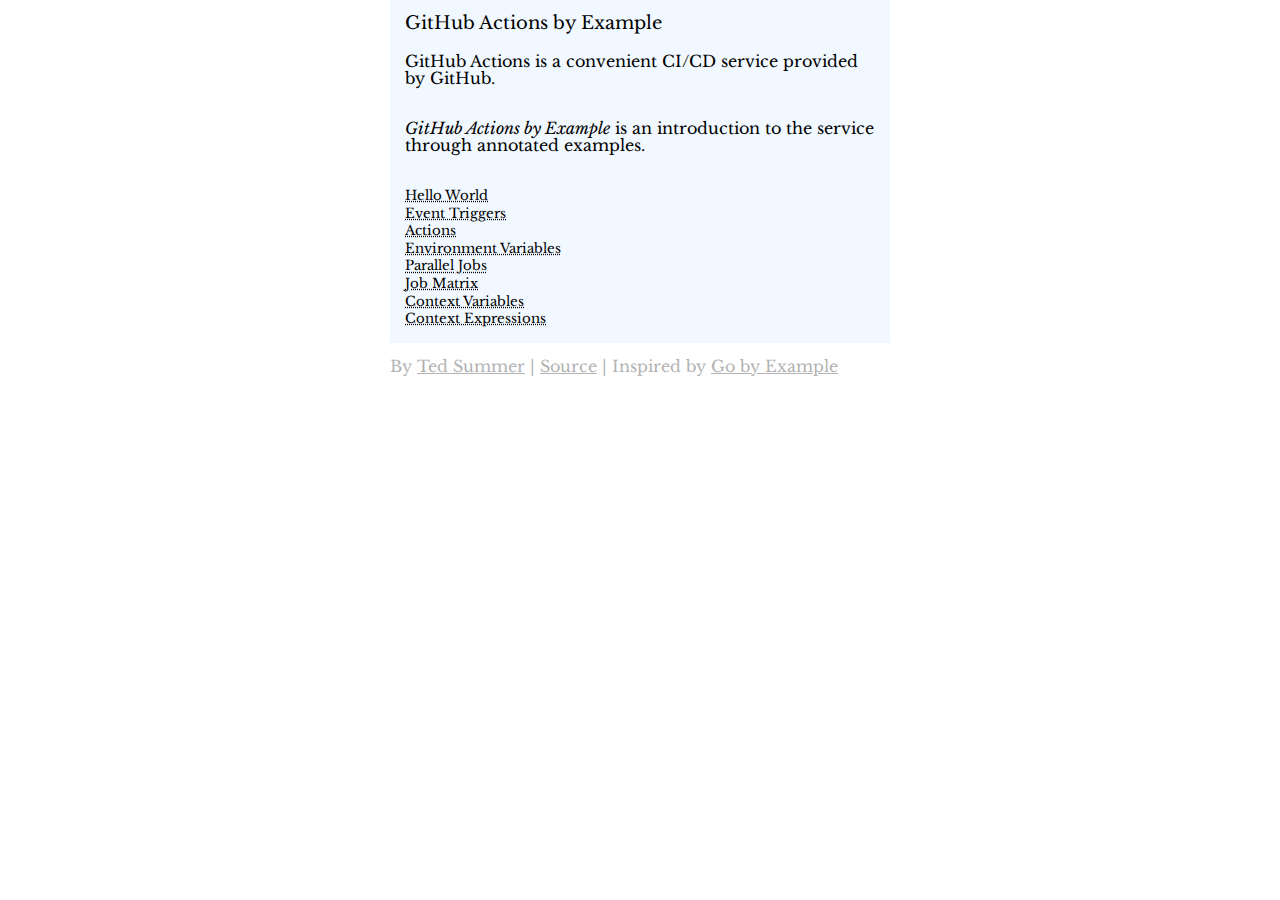
<file: public/index.html>
<meta http-equiv="content-type" content="text/html; charset=UTF-8">
<html>
<head>
    <link rel="preconnect" href="https://fonts.gstatic.com">
    <link href="https://fonts.googleapis.com/css2?family=Libre+Baskerville&family=Roboto+Mono&display=swap" rel="stylesheet"> 
    <link href="site.css" rel="stylesheet">
</head>
<body>
<div class="main_container index">
<div class="container">
    <h1><a href="index.html">GitHub Actions by Example</a></h1>
    <p>GitHub Actions is a convenient CI/CD service provided by GitHub.</p>
    <p><span style="font-style: italic">GitHub Actions by Example</span> is an introduction to the service through annotated examples.</p>
    <ul>
    
        <li><a class="internal_link" href="hello-world.html">Hello World</a></li>
    
        <li><a class="internal_link" href="event-triggers.html">Event Triggers</a></li>
    
        <li><a class="internal_link" href="actions.html">Actions</a></li>
    
        <li><a class="internal_link" href="environment-variables.html">Environment Variables</a></li>
    
        <li><a class="internal_link" href="parallel-jobs.html">Parallel Jobs</a></li>
    
        <li><a class="internal_link" href="job-matrix.html">Job Matrix</a></li>
    
        <li><a class="internal_link" href="context-variables.html">Context Variables</a></li>
    
        <li><a class="internal_link" href="context-expressions.html">Context Expressions</a></li>
    
    </ul>
</div>
<p class="footer">By <a href="https://macintoshpie.github.io">Ted Summer</a> | <a href="https://github.com/macintoshpie/ghactionsbyexample">Source</a> | Inspired by <a href="https://gobyexample.com">Go by Example</a></p>
</div>
</body>
</html>
</file>
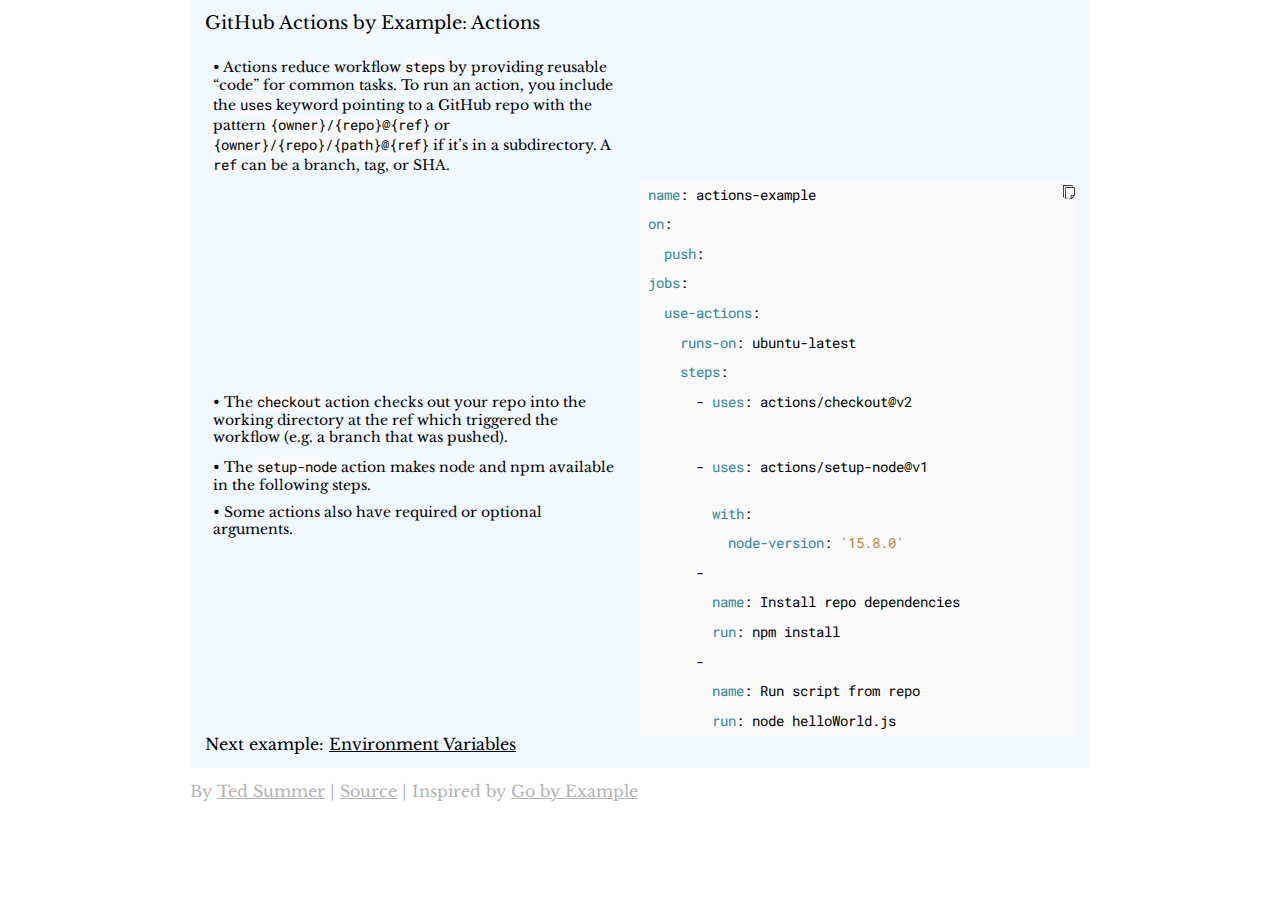
<file: public/actions.html>
<meta http-equiv="content-type" content="text/html; charset=UTF-8">
<html>
<head>
    <title>Actions - GitHub Actions by Example</title>
    <meta name="description" content="GitHub Actions by Example is an introduction to the service through annotated examples."/>
    <meta property="og:title" content="Actions - GitHub Actions by Example">
    <meta property="og:description" content="GitHub Actions by Example is an introduction to the service through annotated examples.">
    <meta property="og:url" content="https://www.actionsbyexample.com/">
    <meta property="og:site_name" content="GitHub Actions by Example">
    <meta name="twitter:title" content="Actions - GitHub Actions by Example">
    <meta name="twitter:description" content="GitHub Actions by Example is an introduction to the service through annotated examples.">
    <meta name="twitter:creator" content="@macint0shpie">
    <meta name="twitter:card" content="summary_large_image">
    <link rel="preconnect" href="https://fonts.gstatic.com">
    <link href="https://fonts.googleapis.com/css2?family=Libre+Baskerville&family=Roboto+Mono&display=swap" rel="stylesheet">
    <link href="site.css" rel="stylesheet">
</head>
<body>
<div class="main_container">
<div class="container">
    <h1><a href="index.html">GitHub Actions by Example</a>: Actions</h1>
    <table>
        <colgroup>
            <col span="1" style="width: 50%;">
            <col span="1" style="width: 50%;">
        </colgroup>

        <tbody>
            <tr>
                <td rowspan="1" class="docs"><p>Actions reduce workflow <code>steps</code> by providing reusable &ldquo;code&rdquo; for common tasks. To run an action, you include the <code>uses</code> keyword pointing to a GitHub repo with the pattern <code>{owner}/{repo}@{ref}</code> or <code>{owner}/{repo}/{path}@{ref}</code> if it&rsquo;s in a subdirectory. A <code>ref</code> can be a branch, tag, or SHA.</p>
</td>
                <td class="code  empty"><div class="highlight"><pre><span></span>
</pre></div>
</td>
            </tr>
            <tr>
                <td rowspan="1" class="docs"></td>
                <td class="code ">
                  <svg version="1.1" id="copy_icon" xmlns="http://www.w3.org/2000/svg" xmlns:xlink="http://www.w3.org/1999/xlink" x="0px" y="0px" viewBox="0 0 100.56 122.88" style="enable-background:new 0 0 100.56 122.88" xml:space="preserve"><g><path d="M72.15,112.2L90.4,93H72.15V112.2L72.15,112.2z M81.75,9.2c0,1.69-1.37,3.05-3.05,3.05c-1.69,0-3.05-1.37-3.05-3.05V6.11 H6.11v92.24h3.01c1.69,0,3.05,1.37,3.05,3.05c0,1.69-1.37,3.05-3.05,3.05H5.48c-1.51,0-2.88-0.61-3.87-1.61l0.01-0.01 c-1-1-1.61-2.37-1.61-3.87V5.48C0,3.97,0.61,2.6,1.61,1.61C2.6,0.61,3.97,0,5.48,0h70.79c1.5,0,2.87,0.62,3.86,1.61l0,0l0.01,0.01 c0.99,0.99,1.61,2.36,1.61,3.86V9.2L81.75,9.2z M100.56,90.55c0,1.4-0.94,2.58-2.22,2.94l-26.88,28.27 c-0.56,0.68-1.41,1.11-2.36,1.11c-0.06,0-0.12,0-0.19-0.01c-0.06,0-0.12,0.01-0.18,0.01H24.29c-1.51,0-2.88-0.61-3.87-1.61 l0.01-0.01l-0.01-0.01c-0.99-0.99-1.61-2.36-1.61-3.86v-93.5c0-1.51,0.62-2.88,1.61-3.87l0.01,0.01c1-0.99,2.37-1.61,3.86-1.61 h70.79c1.5,0,2.87,0.62,3.86,1.61l0,0l0.01,0.01c0.99,0.99,1.61,2.36,1.61,3.86V90.55L100.56,90.55z M94.45,86.9V24.54H24.92v92.24 h41.13V89.95c0-1.69,1.37-3.05,3.05-3.05H94.45L94.45,86.9z"></path></g></svg><div class="highlight"><pre><span></span><span class="nt">name</span><span class="p">:</span> <span class="l l-Scalar l-Scalar-Plain">actions-example</span>
</pre></div>
</td>
            </tr>
            <tr>
                <td rowspan="1" class="docs"></td>
                <td class="code "><div class="highlight"><pre><span></span><span class="nt">on</span><span class="p">:</span>
</pre></div>
</td>
            </tr>
            <tr>
                <td rowspan="1" class="docs"></td>
                <td class="code "><div class="highlight"><pre><span></span>  <span class="nt">push</span><span class="p">:</span>
</pre></div>
</td>
            </tr>
            <tr>
                <td rowspan="1" class="docs"></td>
                <td class="code "><div class="highlight"><pre><span></span><span class="nt">jobs</span><span class="p">:</span>
</pre></div>
</td>
            </tr>
            <tr>
                <td rowspan="1" class="docs"></td>
                <td class="code "><div class="highlight"><pre><span></span>  <span class="nt">use-actions</span><span class="p">:</span>
</pre></div>
</td>
            </tr>
            <tr>
                <td rowspan="1" class="docs"></td>
                <td class="code "><div class="highlight"><pre><span></span>    <span class="nt">runs-on</span><span class="p">:</span> <span class="l l-Scalar l-Scalar-Plain">ubuntu-latest</span>
</pre></div>
</td>
            </tr>
            <tr>
                <td rowspan="1" class="docs"></td>
                <td class="code "><div class="highlight"><pre><span></span>    <span class="nt">steps</span><span class="p">:</span>
</pre></div>
</td>
            </tr>
            <tr>
                <td rowspan="1" class="docs"><p>The <code>checkout</code> action checks out your repo into the working directory at the ref which triggered the workflow (e.g. a branch that was pushed).</p>
</td>
                <td class="code "><div class="highlight"><pre><span></span>      <span class="p p-Indicator">-</span> <span class="nt">uses</span><span class="p">:</span> <span class="l l-Scalar l-Scalar-Plain">actions/checkout@v2</span>
</pre></div>
</td>
            </tr>
            <tr>
                <td rowspan="1" class="docs"><p>The <code>setup-node</code> action makes node and npm available in the following steps.</p>
</td>
                <td class="code "><div class="highlight"><pre><span></span>      <span class="p p-Indicator">-</span> <span class="nt">uses</span><span class="p">:</span> <span class="l l-Scalar l-Scalar-Plain">actions/setup-node@v1</span>
</pre></div>
</td>
            </tr>
            <tr>
                <td rowspan="2" class="docs"><p>Some actions also have required or optional arguments.</p>
</td>
                <td class="code "><div class="highlight"><pre><span></span>        <span class="nt">with</span><span class="p">:</span>
</pre></div>
</td>
            </tr>
            <tr>
                
                <td class="code "><div class="highlight"><pre><span></span>          <span class="nt">node-version</span><span class="p">:</span> <span class="s">&#39;15.8.0&#39;</span>
</pre></div>
</td>
            </tr>
            <tr>
                <td rowspan="1" class="docs"></td>
                <td class="code "><div class="highlight"><pre><span></span>      <span class="p p-Indicator">-</span>
</pre></div>
</td>
            </tr>
            <tr>
                <td rowspan="1" class="docs"></td>
                <td class="code "><div class="highlight"><pre><span></span>        <span class="nt">name</span><span class="p">:</span> <span class="l l-Scalar l-Scalar-Plain">Install repo dependencies</span>
</pre></div>
</td>
            </tr>
            <tr>
                <td rowspan="1" class="docs"></td>
                <td class="code "><div class="highlight"><pre><span></span>        <span class="nt">run</span><span class="p">:</span> <span class="l l-Scalar l-Scalar-Plain">npm install</span>
</pre></div>
</td>
            </tr>
            <tr>
                <td rowspan="1" class="docs"></td>
                <td class="code "><div class="highlight"><pre><span></span>      <span class="p p-Indicator">-</span>
</pre></div>
</td>
            </tr>
            <tr>
                <td rowspan="1" class="docs"></td>
                <td class="code "><div class="highlight"><pre><span></span>        <span class="nt">name</span><span class="p">:</span> <span class="l l-Scalar l-Scalar-Plain">Run script from repo</span>
</pre></div>
</td>
            </tr>
            <tr>
                <td rowspan="1" class="docs"></td>
                <td class="code "><div class="highlight"><pre><span></span>        <span class="nt">run</span><span class="p">:</span> <span class="l l-Scalar l-Scalar-Plain">node helloWorld.js</span>
</pre></div>
</td>
            </tr>
        <tbody>
    </table>
    
    <p>
        Next example: <a href="environment-variables.html">Environment Variables</a>
    </p>
    
</div>
<p class="footer">By <a href="https://macintoshpie.github.io">Ted Summer</a> | <a href="https://github.com/macintoshpie/ghactionsbyexample">Source</a> | Inspired by <a href="https://gobyexample.com">Go by Example</a></p>
</div>
<script>
    const yamlBody = `
name: actions-example
on:
  push:
jobs:
  use-actions:
    runs-on: ubuntu-latest
    steps:
      - uses: actions/checkout@v2
      - uses: actions/setup-node@v1
        with:
          node-version: '15.8.0'
      -
        name: Install repo dependencies
        run: npm install
      -
        name: Run script from repo
        run: node helloWorld.js
`

    function copy() {
        var body = document.getElementsByTagName('body')[0];
        newTextArea = document.createElement('textarea')
        body.appendChild(newTextArea)
        newTextArea.value = yamlBody
        newTextArea.select()

        try {
            var successful = document.execCommand('copy');
            var msg = successful ? 'successful' : 'unsuccessful';
            console.log('Copy command was ' + msg);
        } catch(err) {
            console.log('Oops, unable to copy: ', err);
        }

        body.removeChild(newTextArea)
    }

    document.querySelector("#copy_icon").addEventListener("click", copy);
</script>
</body>
</html>
</file>
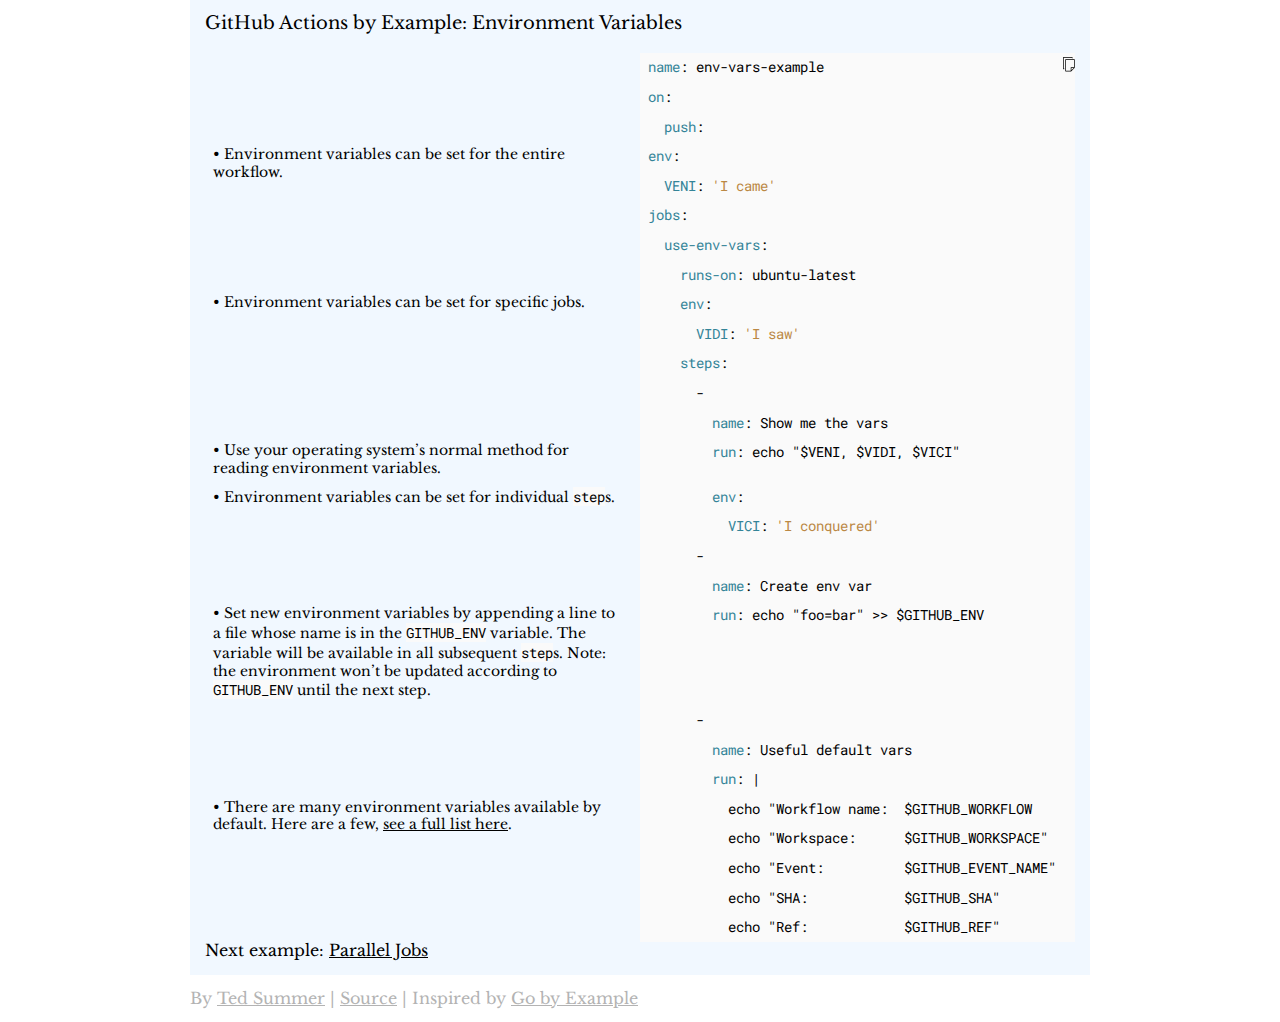
<file: public/environment-variables.html>
<meta http-equiv="content-type" content="text/html; charset=UTF-8">
<html>
<head>
    <title>Environment Variables - GitHub Actions by Example</title>
    <meta name="description" content="GitHub Actions by Example is an introduction to the service through annotated examples."/>
    <meta property="og:title" content="Environment Variables - GitHub Actions by Example">
    <meta property="og:description" content="GitHub Actions by Example is an introduction to the service through annotated examples.">
    <meta property="og:url" content="https://www.actionsbyexample.com/">
    <meta property="og:site_name" content="GitHub Actions by Example">
    <meta name="twitter:title" content="Environment Variables - GitHub Actions by Example">
    <meta name="twitter:description" content="GitHub Actions by Example is an introduction to the service through annotated examples.">
    <meta name="twitter:creator" content="@macint0shpie">
    <meta name="twitter:card" content="summary_large_image">
    <link rel="preconnect" href="https://fonts.gstatic.com">
    <link href="https://fonts.googleapis.com/css2?family=Libre+Baskerville&family=Roboto+Mono&display=swap" rel="stylesheet">
    <link href="site.css" rel="stylesheet">
</head>
<body>
<div class="main_container">
<div class="container">
    <h1><a href="index.html">GitHub Actions by Example</a>: Environment Variables</h1>
    <table>
        <colgroup>
            <col span="1" style="width: 50%;">
            <col span="1" style="width: 50%;">
        </colgroup>

        <tbody>
            <tr>
                <td rowspan="1" class="docs"></td>
                <td class="code ">
                  <svg version="1.1" id="copy_icon" xmlns="http://www.w3.org/2000/svg" xmlns:xlink="http://www.w3.org/1999/xlink" x="0px" y="0px" viewBox="0 0 100.56 122.88" style="enable-background:new 0 0 100.56 122.88" xml:space="preserve"><g><path d="M72.15,112.2L90.4,93H72.15V112.2L72.15,112.2z M81.75,9.2c0,1.69-1.37,3.05-3.05,3.05c-1.69,0-3.05-1.37-3.05-3.05V6.11 H6.11v92.24h3.01c1.69,0,3.05,1.37,3.05,3.05c0,1.69-1.37,3.05-3.05,3.05H5.48c-1.51,0-2.88-0.61-3.87-1.61l0.01-0.01 c-1-1-1.61-2.37-1.61-3.87V5.48C0,3.97,0.61,2.6,1.61,1.61C2.6,0.61,3.97,0,5.48,0h70.79c1.5,0,2.87,0.62,3.86,1.61l0,0l0.01,0.01 c0.99,0.99,1.61,2.36,1.61,3.86V9.2L81.75,9.2z M100.56,90.55c0,1.4-0.94,2.58-2.22,2.94l-26.88,28.27 c-0.56,0.68-1.41,1.11-2.36,1.11c-0.06,0-0.12,0-0.19-0.01c-0.06,0-0.12,0.01-0.18,0.01H24.29c-1.51,0-2.88-0.61-3.87-1.61 l0.01-0.01l-0.01-0.01c-0.99-0.99-1.61-2.36-1.61-3.86v-93.5c0-1.51,0.62-2.88,1.61-3.87l0.01,0.01c1-0.99,2.37-1.61,3.86-1.61 h70.79c1.5,0,2.87,0.62,3.86,1.61l0,0l0.01,0.01c0.99,0.99,1.61,2.36,1.61,3.86V90.55L100.56,90.55z M94.45,86.9V24.54H24.92v92.24 h41.13V89.95c0-1.69,1.37-3.05,3.05-3.05H94.45L94.45,86.9z"></path></g></svg><div class="highlight"><pre><span></span><span class="nt">name</span><span class="p">:</span> <span class="l l-Scalar l-Scalar-Plain">env-vars-example</span>
</pre></div>
</td>
            </tr>
            <tr>
                <td rowspan="1" class="docs"></td>
                <td class="code "><div class="highlight"><pre><span></span><span class="nt">on</span><span class="p">:</span>
</pre></div>
</td>
            </tr>
            <tr>
                <td rowspan="1" class="docs"></td>
                <td class="code "><div class="highlight"><pre><span></span>  <span class="nt">push</span><span class="p">:</span>
</pre></div>
</td>
            </tr>
            <tr>
                <td rowspan="2" class="docs"><p>Environment variables can be set for the entire workflow.</p>
</td>
                <td class="code "><div class="highlight"><pre><span></span><span class="nt">env</span><span class="p">:</span>
</pre></div>
</td>
            </tr>
            <tr>
                
                <td class="code "><div class="highlight"><pre><span></span>  <span class="nt">VENI</span><span class="p">:</span> <span class="s">&#39;I</span><span class="nv"> </span><span class="s">came&#39;</span>
</pre></div>
</td>
            </tr>
            <tr>
                <td rowspan="1" class="docs"></td>
                <td class="code "><div class="highlight"><pre><span></span><span class="nt">jobs</span><span class="p">:</span>
</pre></div>
</td>
            </tr>
            <tr>
                <td rowspan="1" class="docs"></td>
                <td class="code "><div class="highlight"><pre><span></span>  <span class="nt">use-env-vars</span><span class="p">:</span>
</pre></div>
</td>
            </tr>
            <tr>
                <td rowspan="1" class="docs"></td>
                <td class="code "><div class="highlight"><pre><span></span>    <span class="nt">runs-on</span><span class="p">:</span> <span class="l l-Scalar l-Scalar-Plain">ubuntu-latest</span>
</pre></div>
</td>
            </tr>
            <tr>
                <td rowspan="2" class="docs"><p>Environment variables can be set for specific jobs.</p>
</td>
                <td class="code "><div class="highlight"><pre><span></span>    <span class="nt">env</span><span class="p">:</span>
</pre></div>
</td>
            </tr>
            <tr>
                
                <td class="code "><div class="highlight"><pre><span></span>      <span class="nt">VIDI</span><span class="p">:</span> <span class="s">&#39;I</span><span class="nv"> </span><span class="s">saw&#39;</span>
</pre></div>
</td>
            </tr>
            <tr>
                <td rowspan="1" class="docs"></td>
                <td class="code "><div class="highlight"><pre><span></span>    <span class="nt">steps</span><span class="p">:</span>
</pre></div>
</td>
            </tr>
            <tr>
                <td rowspan="1" class="docs"></td>
                <td class="code "><div class="highlight"><pre><span></span>      <span class="p p-Indicator">-</span>
</pre></div>
</td>
            </tr>
            <tr>
                <td rowspan="1" class="docs"></td>
                <td class="code "><div class="highlight"><pre><span></span>        <span class="nt">name</span><span class="p">:</span> <span class="l l-Scalar l-Scalar-Plain">Show me the vars</span>
</pre></div>
</td>
            </tr>
            <tr>
                <td rowspan="1" class="docs"><p>Use your operating system&rsquo;s normal method for reading environment variables.</p>
</td>
                <td class="code "><div class="highlight"><pre><span></span>        <span class="nt">run</span><span class="p">:</span> <span class="l l-Scalar l-Scalar-Plain">echo &quot;$VENI, $VIDI, $VICI&quot;</span>
</pre></div>
</td>
            </tr>
            <tr>
                <td rowspan="1" class="docs"><p>Environment variables can be set for individual <code>step</code>s.</p>
</td>
                <td class="code "><div class="highlight"><pre><span></span>        <span class="nt">env</span><span class="p">:</span>
</pre></div>
</td>
            </tr>
            <tr>
                <td rowspan="1" class="docs"></td>
                <td class="code "><div class="highlight"><pre><span></span>          <span class="nt">VICI</span><span class="p">:</span> <span class="s">&#39;I</span><span class="nv"> </span><span class="s">conquered&#39;</span>
</pre></div>
</td>
            </tr>
            <tr>
                <td rowspan="1" class="docs"></td>
                <td class="code "><div class="highlight"><pre><span></span>      <span class="p p-Indicator">-</span>
</pre></div>
</td>
            </tr>
            <tr>
                <td rowspan="1" class="docs"></td>
                <td class="code "><div class="highlight"><pre><span></span>        <span class="nt">name</span><span class="p">:</span> <span class="l l-Scalar l-Scalar-Plain">Create env var</span>
</pre></div>
</td>
            </tr>
            <tr>
                <td rowspan="1" class="docs"><p>Set new environment variables by appending a line to a file whose name is in the <code>GITHUB_ENV</code> variable. The variable will be available in all subsequent <code>step</code>s. Note: the environment won&rsquo;t be updated according to <code>GITHUB_ENV</code> until the next step.</p>
</td>
                <td class="code "><div class="highlight"><pre><span></span>        <span class="nt">run</span><span class="p">:</span> <span class="l l-Scalar l-Scalar-Plain">echo &quot;foo=bar&quot; &gt;&gt; $GITHUB_ENV</span>
</pre></div>
</td>
            </tr>
            <tr>
                <td rowspan="1" class="docs"></td>
                <td class="code "><div class="highlight"><pre><span></span>      <span class="p p-Indicator">-</span>
</pre></div>
</td>
            </tr>
            <tr>
                <td rowspan="1" class="docs"></td>
                <td class="code "><div class="highlight"><pre><span></span>        <span class="nt">name</span><span class="p">:</span> <span class="l l-Scalar l-Scalar-Plain">Useful default vars</span>
</pre></div>
</td>
            </tr>
            <tr>
                <td rowspan="1" class="docs"></td>
                <td class="code "><div class="highlight"><pre><span></span>        <span class="nt">run</span><span class="p">:</span> <span class="p p-Indicator">|</span>
</pre></div>
</td>
            </tr>
            <tr>
                <td rowspan="5" class="docs"><p>There are many environment variables available by default. Here are a few, <a href="https://docs.github.com/en/actions/reference/environment-variables#default-environment-variables">see a full list here</a>.</p>
</td>
                <td class="code "><div class="highlight"><pre><span></span>          <span class="l l-Scalar l-Scalar-Plain">echo &quot;Workflow name</span><span class="p p-Indicator">:</span>  <span class="l l-Scalar l-Scalar-Plain">$GITHUB_WORKFLOW</span>
</pre></div>
</td>
            </tr>
            <tr>
                
                <td class="code "><div class="highlight"><pre><span></span>          <span class="l l-Scalar l-Scalar-Plain">echo &quot;Workspace</span><span class="p p-Indicator">:</span>      <span class="l l-Scalar l-Scalar-Plain">$GITHUB_WORKSPACE&quot;</span>
</pre></div>
</td>
            </tr>
            <tr>
                
                <td class="code "><div class="highlight"><pre><span></span>          <span class="l l-Scalar l-Scalar-Plain">echo &quot;Event</span><span class="p p-Indicator">:</span>          <span class="l l-Scalar l-Scalar-Plain">$GITHUB_EVENT_NAME&quot;</span>
</pre></div>
</td>
            </tr>
            <tr>
                
                <td class="code "><div class="highlight"><pre><span></span>          <span class="l l-Scalar l-Scalar-Plain">echo &quot;SHA</span><span class="p p-Indicator">:</span>            <span class="l l-Scalar l-Scalar-Plain">$GITHUB_SHA&quot;</span>
</pre></div>
</td>
            </tr>
            <tr>
                
                <td class="code "><div class="highlight"><pre><span></span>          <span class="l l-Scalar l-Scalar-Plain">echo &quot;Ref</span><span class="p p-Indicator">:</span>            <span class="l l-Scalar l-Scalar-Plain">$GITHUB_REF&quot;</span>
</pre></div>
</td>
            </tr>
        <tbody>
    </table>
    
    <p>
        Next example: <a href="parallel-jobs.html">Parallel Jobs</a>
    </p>
    
</div>
<p class="footer">By <a href="https://macintoshpie.github.io">Ted Summer</a> | <a href="https://github.com/macintoshpie/ghactionsbyexample">Source</a> | Inspired by <a href="https://gobyexample.com">Go by Example</a></p>
</div>
<script>
    const yamlBody = `name: env-vars-example
on:
  push:
env:
  VENI: 'I came'
jobs:
  use-env-vars:
    runs-on: ubuntu-latest
    env:
      VIDI: 'I saw'
    steps:
      -
        name: Show me the vars
        run: echo "\$VENI, \$VIDI, \$VICI"
        env:
          VICI: 'I conquered'
      -
        name: Create env var
        run: echo "foo=bar" >> \$GITHUB_ENV
      -
        name: Useful default vars
        run: |
          echo "Workflow name:  \$GITHUB_WORKFLOW
          echo "Workspace:      \$GITHUB_WORKSPACE"
          echo "Event:          \$GITHUB_EVENT_NAME"
          echo "SHA:            \$GITHUB_SHA"
          echo "Ref:            \$GITHUB_REF"
`

    function copy() {
        var body = document.getElementsByTagName('body')[0];
        newTextArea = document.createElement('textarea')
        body.appendChild(newTextArea)
        newTextArea.value = yamlBody
        newTextArea.select()

        try {
            var successful = document.execCommand('copy');
            var msg = successful ? 'successful' : 'unsuccessful';
            console.log('Copy command was ' + msg);
        } catch(err) {
            console.log('Oops, unable to copy: ', err);
        }

        body.removeChild(newTextArea)
    }

    document.querySelector("#copy_icon").addEventListener("click", copy);
</script>
</body>
</html>
</file>
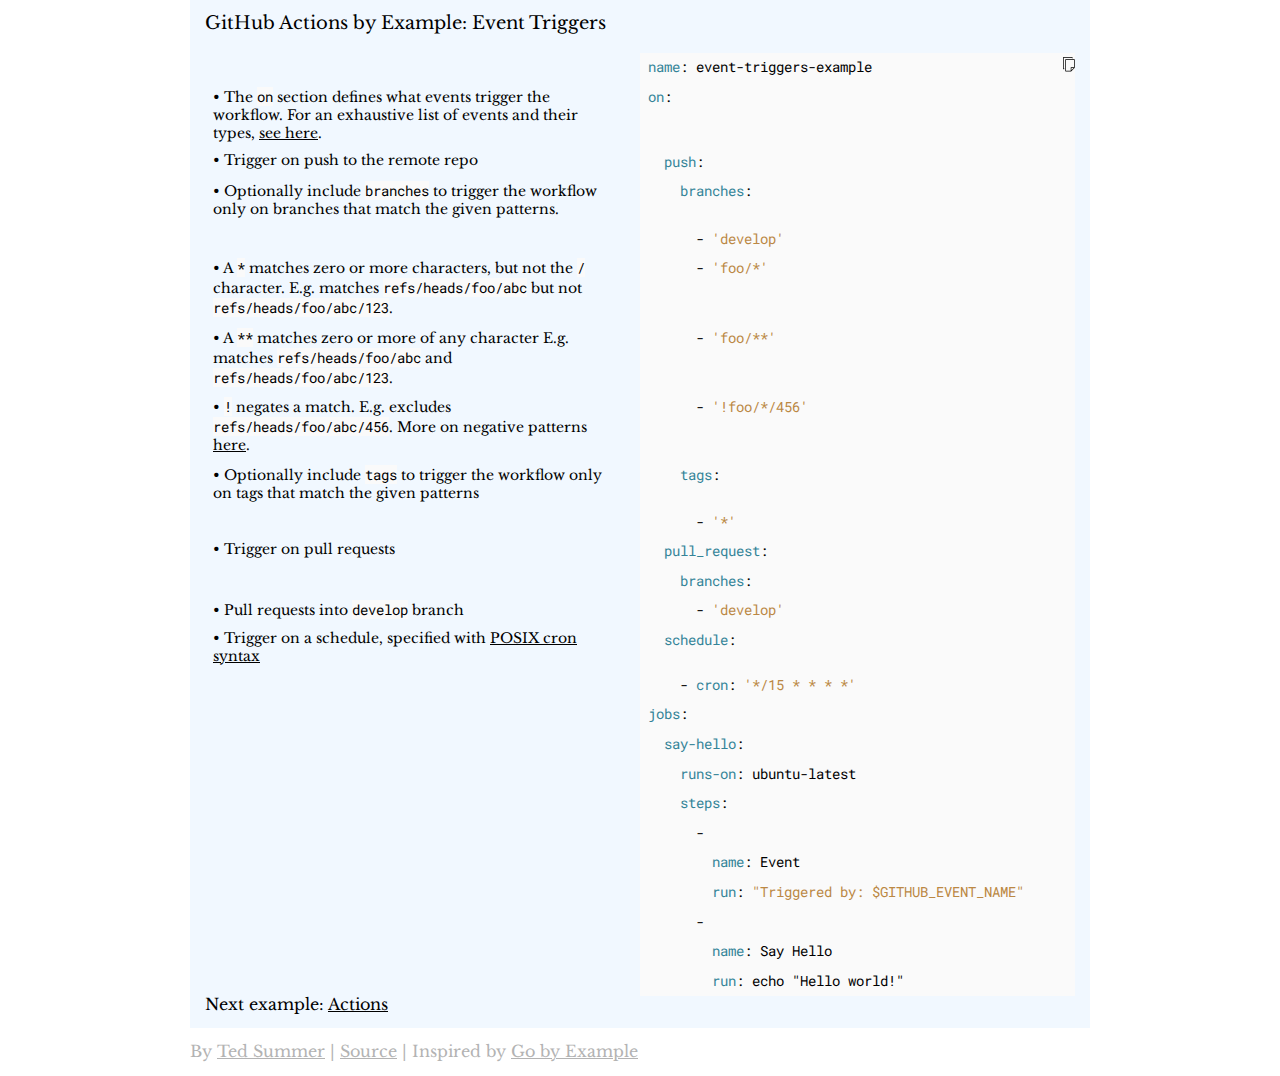
<file: public/event-triggers.html>
<meta http-equiv="content-type" content="text/html; charset=UTF-8">
<html>
<head>
    <title>Event Triggers - GitHub Actions by Example</title>
    <meta name="description" content="GitHub Actions by Example is an introduction to the service through annotated examples."/>
    <meta property="og:title" content="Event Triggers - GitHub Actions by Example">
    <meta property="og:description" content="GitHub Actions by Example is an introduction to the service through annotated examples.">
    <meta property="og:url" content="https://www.actionsbyexample.com/">
    <meta property="og:site_name" content="GitHub Actions by Example">
    <meta name="twitter:title" content="Event Triggers - GitHub Actions by Example">
    <meta name="twitter:description" content="GitHub Actions by Example is an introduction to the service through annotated examples.">
    <meta name="twitter:creator" content="@macint0shpie">
    <meta name="twitter:card" content="summary_large_image">
    <link rel="preconnect" href="https://fonts.gstatic.com">
    <link href="https://fonts.googleapis.com/css2?family=Libre+Baskerville&family=Roboto+Mono&display=swap" rel="stylesheet">
    <link href="site.css" rel="stylesheet">
</head>
<body>
<div class="main_container">
<div class="container">
    <h1><a href="index.html">GitHub Actions by Example</a>: Event Triggers</h1>
    <table>
        <colgroup>
            <col span="1" style="width: 50%;">
            <col span="1" style="width: 50%;">
        </colgroup>

        <tbody>
            <tr>
                <td rowspan="1" class="docs"></td>
                <td class="code ">
                  <svg version="1.1" id="copy_icon" xmlns="http://www.w3.org/2000/svg" xmlns:xlink="http://www.w3.org/1999/xlink" x="0px" y="0px" viewBox="0 0 100.56 122.88" style="enable-background:new 0 0 100.56 122.88" xml:space="preserve"><g><path d="M72.15,112.2L90.4,93H72.15V112.2L72.15,112.2z M81.75,9.2c0,1.69-1.37,3.05-3.05,3.05c-1.69,0-3.05-1.37-3.05-3.05V6.11 H6.11v92.24h3.01c1.69,0,3.05,1.37,3.05,3.05c0,1.69-1.37,3.05-3.05,3.05H5.48c-1.51,0-2.88-0.61-3.87-1.61l0.01-0.01 c-1-1-1.61-2.37-1.61-3.87V5.48C0,3.97,0.61,2.6,1.61,1.61C2.6,0.61,3.97,0,5.48,0h70.79c1.5,0,2.87,0.62,3.86,1.61l0,0l0.01,0.01 c0.99,0.99,1.61,2.36,1.61,3.86V9.2L81.75,9.2z M100.56,90.55c0,1.4-0.94,2.58-2.22,2.94l-26.88,28.27 c-0.56,0.68-1.41,1.11-2.36,1.11c-0.06,0-0.12,0-0.19-0.01c-0.06,0-0.12,0.01-0.18,0.01H24.29c-1.51,0-2.88-0.61-3.87-1.61 l0.01-0.01l-0.01-0.01c-0.99-0.99-1.61-2.36-1.61-3.86v-93.5c0-1.51,0.62-2.88,1.61-3.87l0.01,0.01c1-0.99,2.37-1.61,3.86-1.61 h70.79c1.5,0,2.87,0.62,3.86,1.61l0,0l0.01,0.01c0.99,0.99,1.61,2.36,1.61,3.86V90.55L100.56,90.55z M94.45,86.9V24.54H24.92v92.24 h41.13V89.95c0-1.69,1.37-3.05,3.05-3.05H94.45L94.45,86.9z"></path></g></svg><div class="highlight"><pre><span></span><span class="nt">name</span><span class="p">:</span> <span class="l l-Scalar l-Scalar-Plain">event-triggers-example</span>
</pre></div>
</td>
            </tr>
            <tr>
                <td rowspan="1" class="docs"><p>The <code>on</code> section defines what events trigger the workflow. For an exhaustive list of events and their types, <a href="https://docs.github.com/en/actions/reference/events-that-trigger-workflows#webhook-events">see here</a>.</p>
</td>
                <td class="code "><div class="highlight"><pre><span></span><span class="nt">on</span><span class="p">:</span>
</pre></div>
</td>
            </tr>
            <tr>
                <td rowspan="1" class="docs"><p>Trigger on push to the remote repo</p>
</td>
                <td class="code "><div class="highlight"><pre><span></span>  <span class="nt">push</span><span class="p">:</span>
</pre></div>
</td>
            </tr>
            <tr>
                <td rowspan="1" class="docs"><p>Optionally include <code>branches</code> to trigger the workflow  only on branches that match the given patterns.</p>
</td>
                <td class="code "><div class="highlight"><pre><span></span>    <span class="nt">branches</span><span class="p">:</span> 
</pre></div>
</td>
            </tr>
            <tr>
                <td rowspan="1" class="docs"></td>
                <td class="code "><div class="highlight"><pre><span></span>      <span class="p p-Indicator">-</span> <span class="s">&#39;develop&#39;</span>
</pre></div>
</td>
            </tr>
            <tr>
                <td rowspan="1" class="docs"><p>A <code>*</code> matches zero or more characters, but not the <code>/</code> character. E.g. matches <code>refs/heads/foo/abc</code> but not <code>refs/heads/foo/abc/123</code>.</p>
</td>
                <td class="code "><div class="highlight"><pre><span></span>      <span class="p p-Indicator">-</span> <span class="s">&#39;foo/*&#39;</span>
</pre></div>
</td>
            </tr>
            <tr>
                <td rowspan="1" class="docs"><p>A <code>**</code> matches zero or more of any character E.g. matches <code>refs/heads/foo/abc</code> <em>and</em> <code>refs/heads/foo/abc/123</code>.</p>
</td>
                <td class="code "><div class="highlight"><pre><span></span>      <span class="p p-Indicator">-</span> <span class="s">&#39;foo/**&#39;</span>
</pre></div>
</td>
            </tr>
            <tr>
                <td rowspan="1" class="docs"><p><code>!</code> negates a match. E.g. excludes <code>refs/heads/foo/abc/456</code>. More on negative patterns <a href="https://docs.github.com/en/actions/reference/workflow-syntax-for-github-actions#example-using-positive-and-negative-patterns">here</a>.</p>
</td>
                <td class="code "><div class="highlight"><pre><span></span>      <span class="p p-Indicator">-</span> <span class="s">&#39;!foo/*/456&#39;</span>
</pre></div>
</td>
            </tr>
            <tr>
                <td rowspan="1" class="docs"><p>Optionally include <code>tags</code> to trigger the workflow only on tags that match the given patterns</p>
</td>
                <td class="code "><div class="highlight"><pre><span></span>    <span class="nt">tags</span><span class="p">:</span>
</pre></div>
</td>
            </tr>
            <tr>
                <td rowspan="1" class="docs"></td>
                <td class="code "><div class="highlight"><pre><span></span>      <span class="p p-Indicator">-</span> <span class="s">&#39;*&#39;</span>
</pre></div>
</td>
            </tr>
            <tr>
                <td rowspan="1" class="docs"><p>Trigger on pull requests</p>
</td>
                <td class="code "><div class="highlight"><pre><span></span>  <span class="nt">pull_request</span><span class="p">:</span>
</pre></div>
</td>
            </tr>
            <tr>
                <td rowspan="1" class="docs"></td>
                <td class="code "><div class="highlight"><pre><span></span>    <span class="nt">branches</span><span class="p">:</span>
</pre></div>
</td>
            </tr>
            <tr>
                <td rowspan="1" class="docs"><p>Pull requests into <code>develop</code> branch</p>
</td>
                <td class="code "><div class="highlight"><pre><span></span>      <span class="p p-Indicator">-</span> <span class="s">&#39;develop&#39;</span>
</pre></div>
</td>
            </tr>
            <tr>
                <td rowspan="1" class="docs"><p>Trigger on a schedule, specified with <a href="https://crontab.guru/">POSIX cron syntax</a></p>
</td>
                <td class="code "><div class="highlight"><pre><span></span>  <span class="nt">schedule</span><span class="p">:</span>
</pre></div>
</td>
            </tr>
            <tr>
                <td rowspan="1" class="docs"></td>
                <td class="code "><div class="highlight"><pre><span></span>    <span class="p p-Indicator">-</span> <span class="nt">cron</span><span class="p">:</span> <span class="s">&#39;*/15</span><span class="nv"> </span><span class="s">*</span><span class="nv"> </span><span class="s">*</span><span class="nv"> </span><span class="s">*</span><span class="nv"> </span><span class="s">*&#39;</span>
</pre></div>
</td>
            </tr>
            <tr>
                <td rowspan="1" class="docs"></td>
                <td class="code "><div class="highlight"><pre><span></span><span class="nt">jobs</span><span class="p">:</span>
</pre></div>
</td>
            </tr>
            <tr>
                <td rowspan="1" class="docs"></td>
                <td class="code "><div class="highlight"><pre><span></span>  <span class="nt">say-hello</span><span class="p">:</span>
</pre></div>
</td>
            </tr>
            <tr>
                <td rowspan="1" class="docs"></td>
                <td class="code "><div class="highlight"><pre><span></span>    <span class="nt">runs-on</span><span class="p">:</span> <span class="l l-Scalar l-Scalar-Plain">ubuntu-latest</span>
</pre></div>
</td>
            </tr>
            <tr>
                <td rowspan="1" class="docs"></td>
                <td class="code "><div class="highlight"><pre><span></span>    <span class="nt">steps</span><span class="p">:</span>
</pre></div>
</td>
            </tr>
            <tr>
                <td rowspan="1" class="docs"></td>
                <td class="code "><div class="highlight"><pre><span></span>      <span class="p p-Indicator">-</span>
</pre></div>
</td>
            </tr>
            <tr>
                <td rowspan="1" class="docs"></td>
                <td class="code "><div class="highlight"><pre><span></span>        <span class="nt">name</span><span class="p">:</span> <span class="l l-Scalar l-Scalar-Plain">Event</span>
</pre></div>
</td>
            </tr>
            <tr>
                <td rowspan="1" class="docs"></td>
                <td class="code "><div class="highlight"><pre><span></span>        <span class="nt">run</span><span class="p">:</span> <span class="s">&quot;Triggered</span><span class="nv"> </span><span class="s">by:</span><span class="nv"> </span><span class="s">$GITHUB_EVENT_NAME&quot;</span>
</pre></div>
</td>
            </tr>
            <tr>
                <td rowspan="1" class="docs"></td>
                <td class="code "><div class="highlight"><pre><span></span>      <span class="p p-Indicator">-</span>
</pre></div>
</td>
            </tr>
            <tr>
                <td rowspan="1" class="docs"></td>
                <td class="code "><div class="highlight"><pre><span></span>        <span class="nt">name</span><span class="p">:</span> <span class="l l-Scalar l-Scalar-Plain">Say Hello</span>
</pre></div>
</td>
            </tr>
            <tr>
                <td rowspan="1" class="docs"></td>
                <td class="code "><div class="highlight"><pre><span></span>        <span class="nt">run</span><span class="p">:</span> <span class="l l-Scalar l-Scalar-Plain">echo &quot;Hello world!&quot;</span>
</pre></div>
</td>
            </tr>
        <tbody>
    </table>
    
    <p>
        Next example: <a href="actions.html">Actions</a>
    </p>
    
</div>
<p class="footer">By <a href="https://macintoshpie.github.io">Ted Summer</a> | <a href="https://github.com/macintoshpie/ghactionsbyexample">Source</a> | Inspired by <a href="https://gobyexample.com">Go by Example</a></p>
</div>
<script>
    const yamlBody = `name: event-triggers-example
on:
  push:
    branches: 
      - 'develop'
      - 'foo/*'
      - 'foo/**'
      - '!foo/*/456'
    tags:
      - '*'
  pull_request:
    branches:
      - 'develop'
  schedule:
    - cron: '*/15 * * * *'
jobs:
  say-hello:
    runs-on: ubuntu-latest
    steps:
      -
        name: Event
        run: "Triggered by: \$GITHUB_EVENT_NAME"
      -
        name: Say Hello
        run: echo "Hello world!"
`

    function copy() {
        var body = document.getElementsByTagName('body')[0];
        newTextArea = document.createElement('textarea')
        body.appendChild(newTextArea)
        newTextArea.value = yamlBody
        newTextArea.select()

        try {
            var successful = document.execCommand('copy');
            var msg = successful ? 'successful' : 'unsuccessful';
            console.log('Copy command was ' + msg);
        } catch(err) {
            console.log('Oops, unable to copy: ', err);
        }

        body.removeChild(newTextArea)
    }

    document.querySelector("#copy_icon").addEventListener("click", copy);
</script>
</body>
</html>
</file>
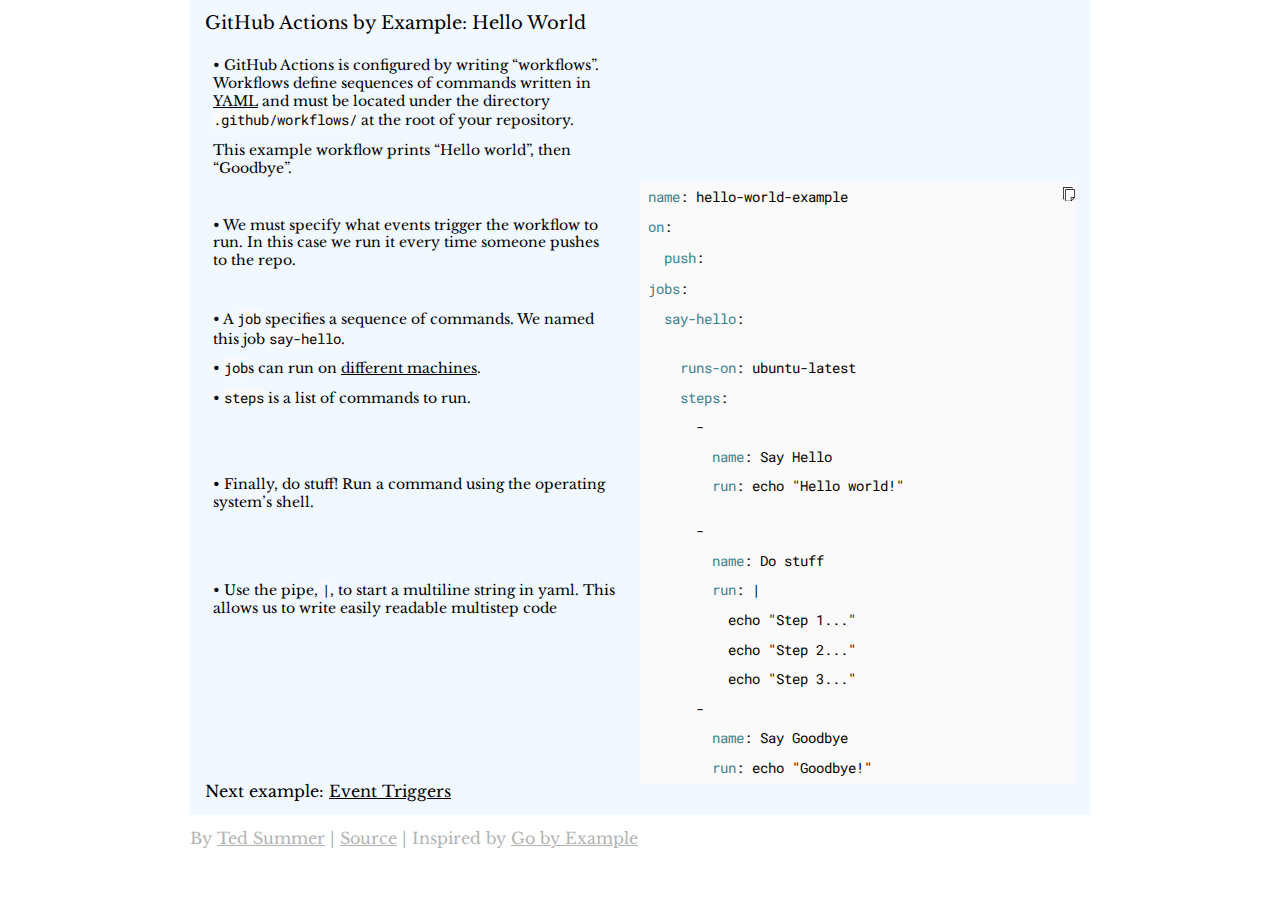
<file: public/hello-world.html>
<meta http-equiv="content-type" content="text/html; charset=UTF-8">
<html>
<head>
    <title>Hello World - GitHub Actions by Example</title>
    <meta name="description" content="GitHub Actions by Example is an introduction to the service through annotated examples."/>
    <meta property="og:title" content="Hello World - GitHub Actions by Example">
    <meta property="og:description" content="GitHub Actions by Example is an introduction to the service through annotated examples.">
    <meta property="og:url" content="https://www.actionsbyexample.com/">
    <meta property="og:site_name" content="GitHub Actions by Example">
    <meta name="twitter:title" content="Hello World - GitHub Actions by Example">
    <meta name="twitter:description" content="GitHub Actions by Example is an introduction to the service through annotated examples.">
    <meta name="twitter:creator" content="@macint0shpie">
    <meta name="twitter:card" content="summary_large_image">
    <link rel="preconnect" href="https://fonts.gstatic.com">
    <link href="https://fonts.googleapis.com/css2?family=Libre+Baskerville&family=Roboto+Mono&display=swap" rel="stylesheet">
    <link href="site.css" rel="stylesheet">
</head>
<body>
<div class="main_container">
<div class="container">
    <h1><a href="index.html">GitHub Actions by Example</a>: Hello World</h1>
    <table>
        <colgroup>
            <col span="1" style="width: 50%;">
            <col span="1" style="width: 50%;">
        </colgroup>

        <tbody>
            <tr>
                <td rowspan="1" class="docs"><p>GitHub Actions is configured by writing &ldquo;workflows&rdquo;. Workflows  define sequences of commands written in <a href="https://en.wikipedia.org/wiki/YAML">YAML</a> and must be located under the directory <code>.github/workflows/</code> at the root of your repository.</p>

<p>This example workflow prints &ldquo;Hello world&rdquo;, then &ldquo;Goodbye&rdquo;.</p>
</td>
                <td class="code  empty"><div class="highlight"><pre><span></span>
</pre></div>
</td>
            </tr>
            <tr>
                <td rowspan="1" class="docs"></td>
                <td class="code ">
                  <svg version="1.1" id="copy_icon" xmlns="http://www.w3.org/2000/svg" xmlns:xlink="http://www.w3.org/1999/xlink" x="0px" y="0px" viewBox="0 0 100.56 122.88" style="enable-background:new 0 0 100.56 122.88" xml:space="preserve"><g><path d="M72.15,112.2L90.4,93H72.15V112.2L72.15,112.2z M81.75,9.2c0,1.69-1.37,3.05-3.05,3.05c-1.69,0-3.05-1.37-3.05-3.05V6.11 H6.11v92.24h3.01c1.69,0,3.05,1.37,3.05,3.05c0,1.69-1.37,3.05-3.05,3.05H5.48c-1.51,0-2.88-0.61-3.87-1.61l0.01-0.01 c-1-1-1.61-2.37-1.61-3.87V5.48C0,3.97,0.61,2.6,1.61,1.61C2.6,0.61,3.97,0,5.48,0h70.79c1.5,0,2.87,0.62,3.86,1.61l0,0l0.01,0.01 c0.99,0.99,1.61,2.36,1.61,3.86V9.2L81.75,9.2z M100.56,90.55c0,1.4-0.94,2.58-2.22,2.94l-26.88,28.27 c-0.56,0.68-1.41,1.11-2.36,1.11c-0.06,0-0.12,0-0.19-0.01c-0.06,0-0.12,0.01-0.18,0.01H24.29c-1.51,0-2.88-0.61-3.87-1.61 l0.01-0.01l-0.01-0.01c-0.99-0.99-1.61-2.36-1.61-3.86v-93.5c0-1.51,0.62-2.88,1.61-3.87l0.01,0.01c1-0.99,2.37-1.61,3.86-1.61 h70.79c1.5,0,2.87,0.62,3.86,1.61l0,0l0.01,0.01c0.99,0.99,1.61,2.36,1.61,3.86V90.55L100.56,90.55z M94.45,86.9V24.54H24.92v92.24 h41.13V89.95c0-1.69,1.37-3.05,3.05-3.05H94.45L94.45,86.9z"></path></g></svg><div class="highlight"><pre><span></span><span class="nt">name</span><span class="p">:</span> <span class="l l-Scalar l-Scalar-Plain">hello-world-example</span>
</pre></div>
</td>
            </tr>
            <tr>
                <td rowspan="2" class="docs"><p>We must specify what events trigger the workflow to run. In this case we run it every time someone pushes to the repo.</p>
</td>
                <td class="code "><div class="highlight"><pre><span></span><span class="nt">on</span><span class="p">:</span>
</pre></div>
</td>
            </tr>
            <tr>
                
                <td class="code "><div class="highlight"><pre><span></span>  <span class="nt">push</span><span class="p">:</span>
</pre></div>
</td>
            </tr>
            <tr>
                <td rowspan="1" class="docs"></td>
                <td class="code "><div class="highlight"><pre><span></span><span class="nt">jobs</span><span class="p">:</span>
</pre></div>
</td>
            </tr>
            <tr>
                <td rowspan="1" class="docs"><p>A <code>job</code> specifies a sequence of commands. We named this job <code>say-hello</code>.</p>
</td>
                <td class="code "><div class="highlight"><pre><span></span>  <span class="nt">say-hello</span><span class="p">:</span>
</pre></div>
</td>
            </tr>
            <tr>
                <td rowspan="1" class="docs"><p><code>job</code>s can run on <a href="https://docs.github.com/en/actions/reference/workflow-syntax-for-github-actions#jobsjob_idruns-on">different machines</a>.</p>
</td>
                <td class="code "><div class="highlight"><pre><span></span>    <span class="nt">runs-on</span><span class="p">:</span> <span class="l l-Scalar l-Scalar-Plain">ubuntu-latest</span>
</pre></div>
</td>
            </tr>
            <tr>
                <td rowspan="1" class="docs"><p><code>steps</code> is a list of commands to run.</p>
</td>
                <td class="code "><div class="highlight"><pre><span></span>    <span class="nt">steps</span><span class="p">:</span>
</pre></div>
</td>
            </tr>
            <tr>
                <td rowspan="1" class="docs"></td>
                <td class="code "><div class="highlight"><pre><span></span>      <span class="p p-Indicator">-</span>
</pre></div>
</td>
            </tr>
            <tr>
                <td rowspan="1" class="docs"></td>
                <td class="code "><div class="highlight"><pre><span></span>        <span class="nt">name</span><span class="p">:</span> <span class="l l-Scalar l-Scalar-Plain">Say Hello</span>
</pre></div>
</td>
            </tr>
            <tr>
                <td rowspan="1" class="docs"><p>Finally, do stuff! Run a command using the operating system&rsquo;s shell.</p>
</td>
                <td class="code "><div class="highlight"><pre><span></span>        <span class="nt">run</span><span class="p">:</span> <span class="l l-Scalar l-Scalar-Plain">echo &quot;Hello world!&quot;</span>
</pre></div>
</td>
            </tr>
            <tr>
                <td rowspan="1" class="docs"></td>
                <td class="code "><div class="highlight"><pre><span></span>      <span class="p p-Indicator">-</span>
</pre></div>
</td>
            </tr>
            <tr>
                <td rowspan="1" class="docs"></td>
                <td class="code "><div class="highlight"><pre><span></span>        <span class="nt">name</span><span class="p">:</span> <span class="l l-Scalar l-Scalar-Plain">Do stuff</span>
</pre></div>
</td>
            </tr>
            <tr>
                <td rowspan="4" class="docs"><p>Use the pipe, <code>|</code>, to start a multiline string in yaml. This allows us to write easily readable multistep code</p>
</td>
                <td class="code "><div class="highlight"><pre><span></span>        <span class="nt">run</span><span class="p">:</span> <span class="p p-Indicator">|</span>
</pre></div>
</td>
            </tr>
            <tr>
                
                <td class="code "><div class="highlight"><pre><span></span>          <span class="l l-Scalar l-Scalar-Plain">echo &quot;Step 1...&quot;</span>
</pre></div>
</td>
            </tr>
            <tr>
                
                <td class="code "><div class="highlight"><pre><span></span>          <span class="l l-Scalar l-Scalar-Plain">echo &quot;Step 2...&quot;</span>
</pre></div>
</td>
            </tr>
            <tr>
                
                <td class="code "><div class="highlight"><pre><span></span>          <span class="l l-Scalar l-Scalar-Plain">echo &quot;Step 3...&quot;</span>
</pre></div>
</td>
            </tr>
            <tr>
                <td rowspan="1" class="docs"></td>
                <td class="code "><div class="highlight"><pre><span></span>      <span class="p p-Indicator">-</span>
</pre></div>
</td>
            </tr>
            <tr>
                <td rowspan="1" class="docs"></td>
                <td class="code "><div class="highlight"><pre><span></span>        <span class="nt">name</span><span class="p">:</span> <span class="l l-Scalar l-Scalar-Plain">Say Goodbye</span>
</pre></div>
</td>
            </tr>
            <tr>
                <td rowspan="1" class="docs"></td>
                <td class="code "><div class="highlight"><pre><span></span>        <span class="nt">run</span><span class="p">:</span> <span class="l l-Scalar l-Scalar-Plain">echo &quot;Goodbye!&quot;</span>
</pre></div>
</td>
            </tr>
        <tbody>
    </table>
    
    <p>
        Next example: <a href="event-triggers.html">Event Triggers</a>
    </p>
    
</div>
<p class="footer">By <a href="https://macintoshpie.github.io">Ted Summer</a> | <a href="https://github.com/macintoshpie/ghactionsbyexample">Source</a> | Inspired by <a href="https://gobyexample.com">Go by Example</a></p>
</div>
<script>
    const yamlBody = `
name: hello-world-example
on:
  push:
jobs:
  say-hello:
    runs-on: ubuntu-latest
    steps:
      -
        name: Say Hello
        run: echo "Hello world!"
      -
        name: Do stuff
        run: |
          echo "Step 1..."
          echo "Step 2..."
          echo "Step 3..."
      -
        name: Say Goodbye
        run: echo "Goodbye!"
`

    function copy() {
        var body = document.getElementsByTagName('body')[0];
        newTextArea = document.createElement('textarea')
        body.appendChild(newTextArea)
        newTextArea.value = yamlBody
        newTextArea.select()

        try {
            var successful = document.execCommand('copy');
            var msg = successful ? 'successful' : 'unsuccessful';
            console.log('Copy command was ' + msg);
        } catch(err) {
            console.log('Oops, unable to copy: ', err);
        }

        body.removeChild(newTextArea)
    }

    document.querySelector("#copy_icon").addEventListener("click", copy);
</script>
</body>
</html>
</file>
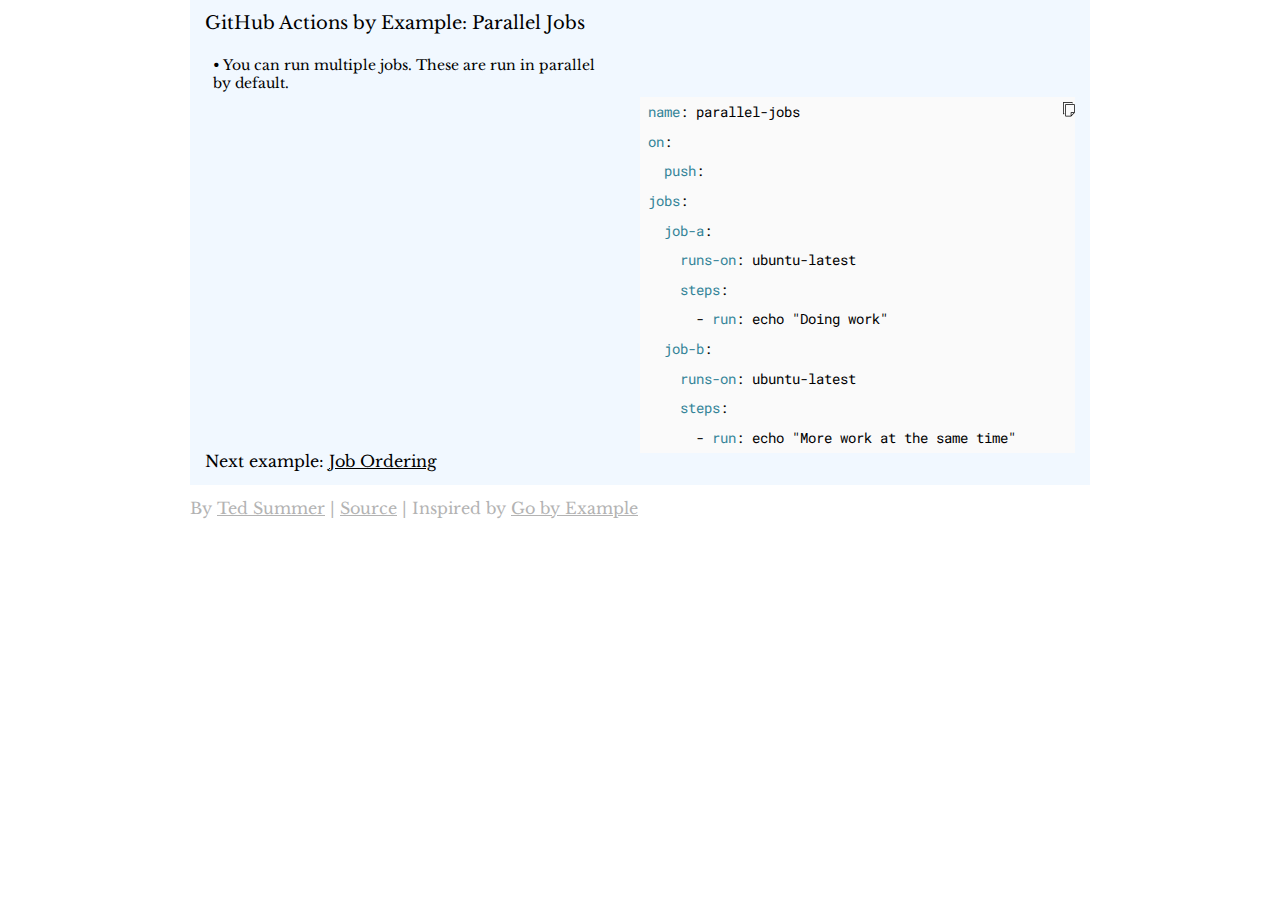
<file: public/parallel-jobs.html>
<meta http-equiv="content-type" content="text/html; charset=UTF-8">
<html>
<head>
    <title>Parallel Jobs - GitHub Actions by Example</title>
    <meta name="description" content="GitHub Actions by Example is an introduction to the service through annotated examples."/>
    <meta property="og:title" content="Parallel Jobs - GitHub Actions by Example">
    <meta property="og:description" content="GitHub Actions by Example is an introduction to the service through annotated examples.">
    <meta property="og:url" content="https://www.actionsbyexample.com/">
    <meta property="og:site_name" content="GitHub Actions by Example">
    <meta name="twitter:title" content="Parallel Jobs - GitHub Actions by Example">
    <meta name="twitter:description" content="GitHub Actions by Example is an introduction to the service through annotated examples.">
    <meta name="twitter:creator" content="@macint0shpie">
    <meta name="twitter:card" content="summary_large_image">
    <link rel="preconnect" href="https://fonts.gstatic.com">
    <link href="https://fonts.googleapis.com/css2?family=Libre+Baskerville&family=Roboto+Mono&display=swap" rel="stylesheet">
    <link href="site.css" rel="stylesheet">
</head>
<body>
<div class="main_container">
<div class="container">
    <h1><a href="index.html">GitHub Actions by Example</a>: Parallel Jobs</h1>
    <table>
        <colgroup>
            <col span="1" style="width: 50%;">
            <col span="1" style="width: 50%;">
        </colgroup>

        <tbody>
            <tr>
                <td rowspan="1" class="docs"><p>You can run multiple jobs. These are run in parallel by default.</p>
</td>
                <td class="code  empty"><div class="highlight"><pre><span></span>
</pre></div>
</td>
            </tr>
            <tr>
                <td rowspan="1" class="docs"></td>
                <td class="code ">
                  <svg version="1.1" id="copy_icon" xmlns="http://www.w3.org/2000/svg" xmlns:xlink="http://www.w3.org/1999/xlink" x="0px" y="0px" viewBox="0 0 100.56 122.88" style="enable-background:new 0 0 100.56 122.88" xml:space="preserve"><g><path d="M72.15,112.2L90.4,93H72.15V112.2L72.15,112.2z M81.75,9.2c0,1.69-1.37,3.05-3.05,3.05c-1.69,0-3.05-1.37-3.05-3.05V6.11 H6.11v92.24h3.01c1.69,0,3.05,1.37,3.05,3.05c0,1.69-1.37,3.05-3.05,3.05H5.48c-1.51,0-2.88-0.61-3.87-1.61l0.01-0.01 c-1-1-1.61-2.37-1.61-3.87V5.48C0,3.97,0.61,2.6,1.61,1.61C2.6,0.61,3.97,0,5.48,0h70.79c1.5,0,2.87,0.62,3.86,1.61l0,0l0.01,0.01 c0.99,0.99,1.61,2.36,1.61,3.86V9.2L81.75,9.2z M100.56,90.55c0,1.4-0.94,2.58-2.22,2.94l-26.88,28.27 c-0.56,0.68-1.41,1.11-2.36,1.11c-0.06,0-0.12,0-0.19-0.01c-0.06,0-0.12,0.01-0.18,0.01H24.29c-1.51,0-2.88-0.61-3.87-1.61 l0.01-0.01l-0.01-0.01c-0.99-0.99-1.61-2.36-1.61-3.86v-93.5c0-1.51,0.62-2.88,1.61-3.87l0.01,0.01c1-0.99,2.37-1.61,3.86-1.61 h70.79c1.5,0,2.87,0.62,3.86,1.61l0,0l0.01,0.01c0.99,0.99,1.61,2.36,1.61,3.86V90.55L100.56,90.55z M94.45,86.9V24.54H24.92v92.24 h41.13V89.95c0-1.69,1.37-3.05,3.05-3.05H94.45L94.45,86.9z"></path></g></svg><div class="highlight"><pre><span></span><span class="nt">name</span><span class="p">:</span> <span class="l l-Scalar l-Scalar-Plain">parallel-jobs</span>
</pre></div>
</td>
            </tr>
            <tr>
                <td rowspan="1" class="docs"></td>
                <td class="code "><div class="highlight"><pre><span></span><span class="nt">on</span><span class="p">:</span>
</pre></div>
</td>
            </tr>
            <tr>
                <td rowspan="1" class="docs"></td>
                <td class="code "><div class="highlight"><pre><span></span>  <span class="nt">push</span><span class="p">:</span>
</pre></div>
</td>
            </tr>
            <tr>
                <td rowspan="1" class="docs"></td>
                <td class="code "><div class="highlight"><pre><span></span><span class="nt">jobs</span><span class="p">:</span>
</pre></div>
</td>
            </tr>
            <tr>
                <td rowspan="1" class="docs"></td>
                <td class="code "><div class="highlight"><pre><span></span>  <span class="nt">job-a</span><span class="p">:</span>
</pre></div>
</td>
            </tr>
            <tr>
                <td rowspan="1" class="docs"></td>
                <td class="code "><div class="highlight"><pre><span></span>    <span class="nt">runs-on</span><span class="p">:</span> <span class="l l-Scalar l-Scalar-Plain">ubuntu-latest</span>
</pre></div>
</td>
            </tr>
            <tr>
                <td rowspan="1" class="docs"></td>
                <td class="code "><div class="highlight"><pre><span></span>    <span class="nt">steps</span><span class="p">:</span>
</pre></div>
</td>
            </tr>
            <tr>
                <td rowspan="1" class="docs"></td>
                <td class="code "><div class="highlight"><pre><span></span>      <span class="p p-Indicator">-</span> <span class="nt">run</span><span class="p">:</span> <span class="l l-Scalar l-Scalar-Plain">echo &quot;Doing work&quot;</span>
</pre></div>
</td>
            </tr>
            <tr>
                <td rowspan="1" class="docs"></td>
                <td class="code "><div class="highlight"><pre><span></span>  <span class="nt">job-b</span><span class="p">:</span>
</pre></div>
</td>
            </tr>
            <tr>
                <td rowspan="1" class="docs"></td>
                <td class="code "><div class="highlight"><pre><span></span>    <span class="nt">runs-on</span><span class="p">:</span> <span class="l l-Scalar l-Scalar-Plain">ubuntu-latest</span>
</pre></div>
</td>
            </tr>
            <tr>
                <td rowspan="1" class="docs"></td>
                <td class="code "><div class="highlight"><pre><span></span>    <span class="nt">steps</span><span class="p">:</span>
</pre></div>
</td>
            </tr>
            <tr>
                <td rowspan="1" class="docs"></td>
                <td class="code "><div class="highlight"><pre><span></span>      <span class="p p-Indicator">-</span> <span class="nt">run</span><span class="p">:</span> <span class="l l-Scalar l-Scalar-Plain">echo &quot;More work at the same time&quot;</span>
</pre></div>
</td>
            </tr>
        <tbody>
    </table>
    
    <p>
        Next example: <a href="job-ordering.html">Job Ordering</a>
    </p>
    
</div>
<p class="footer">By <a href="https://macintoshpie.github.io">Ted Summer</a> | <a href="https://github.com/macintoshpie/ghactionsbyexample">Source</a> | Inspired by <a href="https://gobyexample.com">Go by Example</a></p>
</div>
<script>
    const yamlBody = `
name: parallel-jobs
on:
  push:
jobs:
  job-a:
    runs-on: ubuntu-latest
    steps:
      - run: echo "Doing work"
  job-b:
    runs-on: ubuntu-latest
    steps:
      - run: echo "More work at the same time"
`

    function copy() {
        var body = document.getElementsByTagName('body')[0];
        newTextArea = document.createElement('textarea')
        body.appendChild(newTextArea)
        newTextArea.value = yamlBody
        newTextArea.select()

        try {
            var successful = document.execCommand('copy');
            var msg = successful ? 'successful' : 'unsuccessful';
            console.log('Copy command was ' + msg);
        } catch(err) {
            console.log('Oops, unable to copy: ', err);
        }

        body.removeChild(newTextArea)
    }

    document.querySelector("#copy_icon").addEventListener("click", copy);
</script>
</body>
</html>
</file>
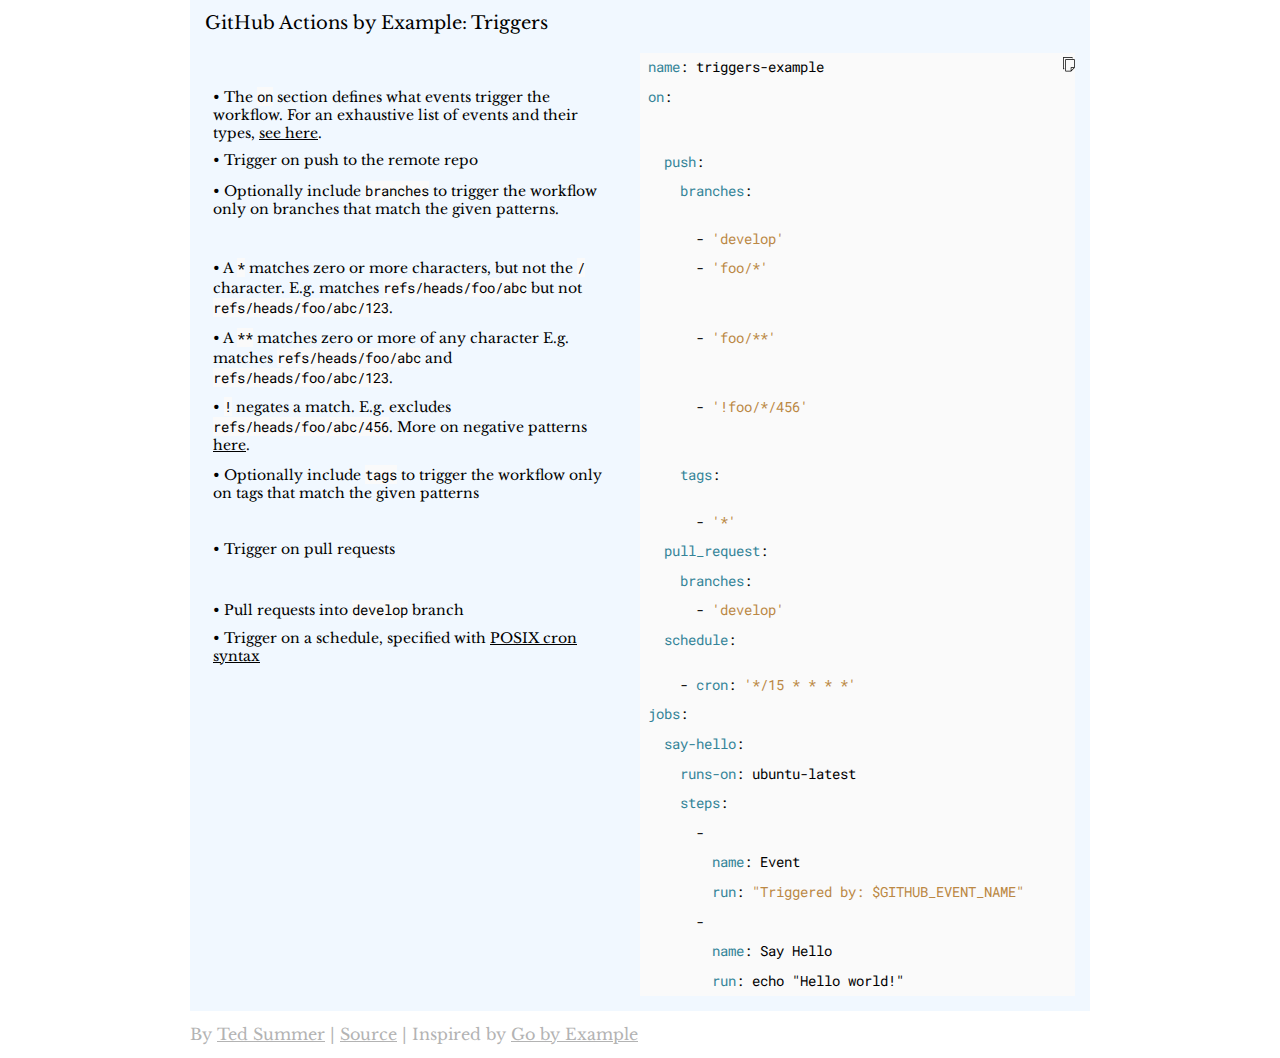
<file: public/triggers.html>
<meta http-equiv="content-type" content="text/html; charset=UTF-8">
<html>
<head>
    <link rel="preconnect" href="https://fonts.gstatic.com">
    <link href="https://fonts.googleapis.com/css2?family=Libre+Baskerville&family=Roboto+Mono&display=swap" rel="stylesheet"> 
    <link href="site.css" rel="stylesheet">
</head>
<body>
<div class="main_container">
<div class="container">
    <h1><a href="index.html">GitHub Actions by Example</a>: Triggers</h1>
    <table>
        <colgroup>
            <col span="1" style="width: 50%;">
            <col span="1" style="width: 50%;">
        </colgroup>

        <tbody>
            <tr>
                <td rowspan="1" class="docs"></td>
                <td class="code ">
                  <svg version="1.1" id="copy_icon" xmlns="http://www.w3.org/2000/svg" xmlns:xlink="http://www.w3.org/1999/xlink" x="0px" y="0px" viewBox="0 0 100.56 122.88" style="enable-background:new 0 0 100.56 122.88" xml:space="preserve"><g><path d="M72.15,112.2L90.4,93H72.15V112.2L72.15,112.2z M81.75,9.2c0,1.69-1.37,3.05-3.05,3.05c-1.69,0-3.05-1.37-3.05-3.05V6.11 H6.11v92.24h3.01c1.69,0,3.05,1.37,3.05,3.05c0,1.69-1.37,3.05-3.05,3.05H5.48c-1.51,0-2.88-0.61-3.87-1.61l0.01-0.01 c-1-1-1.61-2.37-1.61-3.87V5.48C0,3.97,0.61,2.6,1.61,1.61C2.6,0.61,3.97,0,5.48,0h70.79c1.5,0,2.87,0.62,3.86,1.61l0,0l0.01,0.01 c0.99,0.99,1.61,2.36,1.61,3.86V9.2L81.75,9.2z M100.56,90.55c0,1.4-0.94,2.58-2.22,2.94l-26.88,28.27 c-0.56,0.68-1.41,1.11-2.36,1.11c-0.06,0-0.12,0-0.19-0.01c-0.06,0-0.12,0.01-0.18,0.01H24.29c-1.51,0-2.88-0.61-3.87-1.61 l0.01-0.01l-0.01-0.01c-0.99-0.99-1.61-2.36-1.61-3.86v-93.5c0-1.51,0.62-2.88,1.61-3.87l0.01,0.01c1-0.99,2.37-1.61,3.86-1.61 h70.79c1.5,0,2.87,0.62,3.86,1.61l0,0l0.01,0.01c0.99,0.99,1.61,2.36,1.61,3.86V90.55L100.56,90.55z M94.45,86.9V24.54H24.92v92.24 h41.13V89.95c0-1.69,1.37-3.05,3.05-3.05H94.45L94.45,86.9z"></path></g></svg><div class="highlight"><pre><span></span><span class="nt">name</span><span class="p">:</span> <span class="l l-Scalar l-Scalar-Plain">triggers-example</span>
</pre></div>
</td>
            </tr>
            <tr>
                <td rowspan="1" class="docs"><p>The <code>on</code> section defines what events trigger the workflow. For an exhaustive list of events and their types, <a href="https://docs.github.com/en/actions/reference/events-that-trigger-workflows#webhook-events">see here</a>.</p>
</td>
                <td class="code "><div class="highlight"><pre><span></span><span class="nt">on</span><span class="p">:</span>
</pre></div>
</td>
            </tr>
            <tr>
                <td rowspan="1" class="docs"><p>Trigger on push to the remote repo</p>
</td>
                <td class="code "><div class="highlight"><pre><span></span>  <span class="nt">push</span><span class="p">:</span>
</pre></div>
</td>
            </tr>
            <tr>
                <td rowspan="1" class="docs"><p>Optionally include <code>branches</code> to trigger the workflow  only on branches that match the given patterns.</p>
</td>
                <td class="code "><div class="highlight"><pre><span></span>    <span class="nt">branches</span><span class="p">:</span> 
</pre></div>
</td>
            </tr>
            <tr>
                <td rowspan="1" class="docs"></td>
                <td class="code "><div class="highlight"><pre><span></span>      <span class="p p-Indicator">-</span> <span class="s">&#39;develop&#39;</span>
</pre></div>
</td>
            </tr>
            <tr>
                <td rowspan="1" class="docs"><p>A <code>*</code> matches zero or more characters, but not the <code>/</code> character. E.g. matches <code>refs/heads/foo/abc</code> but not <code>refs/heads/foo/abc/123</code>.</p>
</td>
                <td class="code "><div class="highlight"><pre><span></span>      <span class="p p-Indicator">-</span> <span class="s">&#39;foo/*&#39;</span>
</pre></div>
</td>
            </tr>
            <tr>
                <td rowspan="1" class="docs"><p>A <code>**</code> matches zero or more of any character E.g. matches <code>refs/heads/foo/abc</code> <em>and</em> <code>refs/heads/foo/abc/123</code>.</p>
</td>
                <td class="code "><div class="highlight"><pre><span></span>      <span class="p p-Indicator">-</span> <span class="s">&#39;foo/**&#39;</span>
</pre></div>
</td>
            </tr>
            <tr>
                <td rowspan="1" class="docs"><p><code>!</code> negates a match. E.g. excludes <code>refs/heads/foo/abc/456</code>. More on negative patterns <a href="https://docs.github.com/en/actions/reference/workflow-syntax-for-github-actions#example-using-positive-and-negative-patterns">here</a>.</p>
</td>
                <td class="code "><div class="highlight"><pre><span></span>      <span class="p p-Indicator">-</span> <span class="s">&#39;!foo/*/456&#39;</span>
</pre></div>
</td>
            </tr>
            <tr>
                <td rowspan="1" class="docs"><p>Optionally include <code>tags</code> to trigger the workflow only on tags that match the given patterns</p>
</td>
                <td class="code "><div class="highlight"><pre><span></span>    <span class="nt">tags</span><span class="p">:</span>
</pre></div>
</td>
            </tr>
            <tr>
                <td rowspan="1" class="docs"></td>
                <td class="code "><div class="highlight"><pre><span></span>      <span class="p p-Indicator">-</span> <span class="s">&#39;*&#39;</span>
</pre></div>
</td>
            </tr>
            <tr>
                <td rowspan="1" class="docs"><p>Trigger on pull requests</p>
</td>
                <td class="code "><div class="highlight"><pre><span></span>  <span class="nt">pull_request</span><span class="p">:</span>
</pre></div>
</td>
            </tr>
            <tr>
                <td rowspan="1" class="docs"></td>
                <td class="code "><div class="highlight"><pre><span></span>    <span class="nt">branches</span><span class="p">:</span>
</pre></div>
</td>
            </tr>
            <tr>
                <td rowspan="1" class="docs"><p>Pull requests into <code>develop</code> branch</p>
</td>
                <td class="code "><div class="highlight"><pre><span></span>      <span class="p p-Indicator">-</span> <span class="s">&#39;develop&#39;</span>
</pre></div>
</td>
            </tr>
            <tr>
                <td rowspan="1" class="docs"><p>Trigger on a schedule, specified with <a href="https://crontab.guru/">POSIX cron syntax</a></p>
</td>
                <td class="code "><div class="highlight"><pre><span></span>  <span class="nt">schedule</span><span class="p">:</span>
</pre></div>
</td>
            </tr>
            <tr>
                <td rowspan="1" class="docs"></td>
                <td class="code "><div class="highlight"><pre><span></span>    <span class="p p-Indicator">-</span> <span class="nt">cron</span><span class="p">:</span> <span class="s">&#39;*/15</span><span class="nv"> </span><span class="s">*</span><span class="nv"> </span><span class="s">*</span><span class="nv"> </span><span class="s">*</span><span class="nv"> </span><span class="s">*&#39;</span>
</pre></div>
</td>
            </tr>
            <tr>
                <td rowspan="1" class="docs"></td>
                <td class="code "><div class="highlight"><pre><span></span><span class="nt">jobs</span><span class="p">:</span>
</pre></div>
</td>
            </tr>
            <tr>
                <td rowspan="1" class="docs"></td>
                <td class="code "><div class="highlight"><pre><span></span>  <span class="nt">say-hello</span><span class="p">:</span>
</pre></div>
</td>
            </tr>
            <tr>
                <td rowspan="1" class="docs"></td>
                <td class="code "><div class="highlight"><pre><span></span>    <span class="nt">runs-on</span><span class="p">:</span> <span class="l l-Scalar l-Scalar-Plain">ubuntu-latest</span>
</pre></div>
</td>
            </tr>
            <tr>
                <td rowspan="1" class="docs"></td>
                <td class="code "><div class="highlight"><pre><span></span>    <span class="nt">steps</span><span class="p">:</span>
</pre></div>
</td>
            </tr>
            <tr>
                <td rowspan="1" class="docs"></td>
                <td class="code "><div class="highlight"><pre><span></span>      <span class="p p-Indicator">-</span>
</pre></div>
</td>
            </tr>
            <tr>
                <td rowspan="1" class="docs"></td>
                <td class="code "><div class="highlight"><pre><span></span>        <span class="nt">name</span><span class="p">:</span> <span class="l l-Scalar l-Scalar-Plain">Event</span>
</pre></div>
</td>
            </tr>
            <tr>
                <td rowspan="1" class="docs"></td>
                <td class="code "><div class="highlight"><pre><span></span>        <span class="nt">run</span><span class="p">:</span> <span class="s">&quot;Triggered</span><span class="nv"> </span><span class="s">by:</span><span class="nv"> </span><span class="s">$GITHUB_EVENT_NAME&quot;</span>
</pre></div>
</td>
            </tr>
            <tr>
                <td rowspan="1" class="docs"></td>
                <td class="code "><div class="highlight"><pre><span></span>      <span class="p p-Indicator">-</span>
</pre></div>
</td>
            </tr>
            <tr>
                <td rowspan="1" class="docs"></td>
                <td class="code "><div class="highlight"><pre><span></span>        <span class="nt">name</span><span class="p">:</span> <span class="l l-Scalar l-Scalar-Plain">Say Hello</span>
</pre></div>
</td>
            </tr>
            <tr>
                <td rowspan="1" class="docs"></td>
                <td class="code "><div class="highlight"><pre><span></span>        <span class="nt">run</span><span class="p">:</span> <span class="l l-Scalar l-Scalar-Plain">echo &quot;Hello world!&quot;</span>
</pre></div>
</td>
            </tr>
        <tbody>
    </table>
    
</div>
<p class="footer">By <a href="https://macintoshpie.github.io">Ted Summer</a> | <a href="https://github.com/macintoshpie/ghactionsbyexample">Source</a> | Inspired by <a href="https://gobyexample.com">Go by Example</a></p>
</div>
<script>
    const yamlBody = `name: triggers-example
on:
  push:
    branches: 
      - 'develop'
      - 'foo/*'
      - 'foo/**'
      - '!foo/*/456'
    tags:
      - '*'
  pull_request:
    branches:
      - 'develop'
  schedule:
    - cron: '*/15 * * * *'
jobs:
  say-hello:
    runs-on: ubuntu-latest
    steps:
      -
        name: Event
        run: "Triggered by: $GITHUB_EVENT_NAME"
      -
        name: Say Hello
        run: echo "Hello world!"
`

    function copy() {
        var body = document.getElementsByTagName('body')[0];
        newTextArea = document.createElement('textarea')
        body.appendChild(newTextArea)
        newTextArea.value = yamlBody
        newTextArea.select()

        try {
            var successful = document.execCommand('copy');
            var msg = successful ? 'successful' : 'unsuccessful';
            console.log('Copy command was ' + msg);
        } catch(err) {
            console.log('Oops, unable to copy: ', err);
        }

        body.removeChild(newTextArea)
    }

    document.querySelector("#copy_icon").addEventListener("click", copy);
</script>
</body>
</html>
</file>
<file: public/site.css>
:root {
    --name-tag: #348498;
    --generic: #f01414;
}

/* http://meyerweb.com/eric/tools/css/reset/ 
   v2.0 | 20110126
   License: none (public domain)
*/

html, body, div, span, applet, object, iframe,
h1, h2, h3, h4, h5, h6, p, blockquote, pre,
a, abbr, acronym, address, big, cite, code,
del, dfn, em, img, ins, kbd, q, s, samp,
small, strike, strong, sub, sup, tt, var,
b, u, i, center,
dl, dt, dd, ol, ul, li,
fieldset, form, label, legend,
table, caption, tbody, tfoot, thead, tr, th, td,
article, aside, canvas, details, embed, 
figure, figcaption, footer, header, hgroup, 
menu, nav, output, ruby, section, summary,
time, mark, audio, video {
	margin: 0;
	padding: 0;
	border: 0;
	font-size: 100%;
	font: inherit;
	vertical-align: baseline;
}
/* HTML5 display-role reset for older browsers */
article, aside, details, figcaption, figure, 
footer, header, hgroup, menu, nav, section {
	display: block;
}
body {
	line-height: 1;
}
ol, ul {
	list-style: none;
}
blockquote, q {
	quotes: none;
}
blockquote:before, blockquote:after,
q:before, q:after {
	content: '';
	content: none;
}
table {
    table-layout: fixed;
    width: 100%;
	border-collapse: collapse;
	border-spacing: 0;
}

/* highlighting */
pre { line-height: 125%; }
td.linenos pre { color: var(--generic); background-color: #f0f0f0; padding-left: 5px; padding-right: 5px; }
span.linenos { color: var(--generic); background-color: #f0f0f0; padding-left: 5px; padding-right: 5px; }
td.linenos pre.special { color: var(--generic); background-color: #ffffc0; padding-left: 5px; padding-right: 5px; }
span.linenos.special { color: var(--generic); background-color: #ffffc0; padding-left: 5px; padding-right: 5px; }
.highlight .hll { background-color: #ffffcc }
.highlight { background: #ffffff; }
.highlight .c { color: #999988; font-style: italic } /* Comment */
.highlight .err { color: #a61717; background-color: #e3d2d2 } /* Error */
.highlight .k { font-weight: bold } /* Keyword */
.highlight .o { font-weight: bold } /* Operator */
.highlight .ch { color: #999988; font-style: italic } /* Comment.Hashbang */
.highlight .cm { color: #999988; font-style: italic } /* Comment.Multiline */
.highlight .cp { color: #999999; font-weight: bold } /* Comment.Preproc */
.highlight .cpf { color: #999988; font-style: italic } /* Comment.PreprocFile */
.highlight .c1 { color: #999988; font-style: italic } /* Comment.Single */
.highlight .cs { color: #999999; font-weight: bold; font-style: italic } /* Comment.Special */
.highlight .gd { color: var(--generic); background-color: #ffdddd } /* Generic.Deleted */
.highlight .ge { font-style: italic } /* Generic.Emph */
.highlight .gr { color: #aa0000 } /* Generic.Error */
.highlight .gh { color: #999999 } /* Generic.Heading */
.highlight .gi { color: var(--generic); background-color: #ddffdd } /* Generic.Inserted */
.highlight .go { color: #888888 } /* Generic.Output */
.highlight .gp { color: #555555 } /* Generic.Prompt */
.highlight .gs { font-weight: bold } /* Generic.Strong */
.highlight .gu { color: #aaaaaa } /* Generic.Subheading */
.highlight .gt { color: #aa0000 } /* Generic.Traceback */
.highlight .kc { font-weight: bold } /* Keyword.Constant */
.highlight .kd { font-weight: bold } /* Keyword.Declaration */
.highlight .kn { font-weight: bold } /* Keyword.Namespace */
.highlight .kp { font-weight: bold } /* Keyword.Pseudo */
.highlight .kr { font-weight: bold } /* Keyword.Reserved */
.highlight .kt { color: #445588; font-weight: bold } /* Keyword.Type */
.highlight .m { color: #009999 } /* Literal.Number */
.highlight .s { color: #bb8844 } /* Literal.String */
.highlight .na { color: #008080 } /* Name.Attribute */
.highlight .nb { color: #999999 } /* Name.Builtin */
.highlight .nc { color: #445588; font-weight: bold } /* Name.Class */
.highlight .no { color: #008080 } /* Name.Constant */
.highlight .ni { color: #800080 } /* Name.Entity */
.highlight .ne { color: #990000; font-weight: bold } /* Name.Exception */
.highlight .nf { color: #990000; font-weight: bold } /* Name.Function */
.highlight .nn { color: #555555 } /* Name.Namespace */
.highlight .nt { color: var(--name-tag) } /* Name.Tag */
.highlight .nv { color: #008080 } /* Name.Variable */
.highlight .ow { font-weight: bold } /* Operator.Word */
.highlight .w { color: #bbbbbb } /* Text.Whitespace */
.highlight .mb { color: #009999 } /* Literal.Number.Bin */
.highlight .mf { color: #009999 } /* Literal.Number.Float */
.highlight .mh { color: #009999 } /* Literal.Number.Hex */
.highlight .mi { color: #009999 } /* Literal.Number.Integer */
.highlight .mo { color: #009999 } /* Literal.Number.Oct */
.highlight .sa { color: #bb8844 } /* Literal.String.Affix */
.highlight .sb { color: #bb8844 } /* Literal.String.Backtick */
.highlight .sc { color: #bb8844 } /* Literal.String.Char */
.highlight .dl { color: #bb8844 } /* Literal.String.Delimiter */
.highlight .sd { color: #bb8844 } /* Literal.String.Doc */
.highlight .s2 { color: #bb8844 } /* Literal.String.Double */
.highlight .se { color: #bb8844 } /* Literal.String.Escape */
.highlight .sh { color: #bb8844 } /* Literal.String.Heredoc */
.highlight .si { color: #bb8844 } /* Literal.String.Interpol */
.highlight .sx { color: #bb8844 } /* Literal.String.Other */
.highlight .sr { color: #808000 } /* Literal.String.Regex */
.highlight .s1 { color: #bb8844 } /* Literal.String.Single */
.highlight .ss { color: #bb8844 } /* Literal.String.Symbol */
.highlight .bp { color: #999999 } /* Name.Builtin.Pseudo */
.highlight .fm { color: #990000; font-weight: bold } /* Name.Function.Magic */
.highlight .vc { color: #008080 } /* Name.Variable.Class */
.highlight .vg { color: #008080 } /* Name.Variable.Global */
.highlight .vi { color: #008080 } /* Name.Variable.Instance */
.highlight .vm { color: #008080 } /* Name.Variable.Magic */
.highlight .il { color: #009999 } /* Literal.Number.Integer.Long */


/* custom styles */
#copy_icon {
    float: right;
    height: 0.9rem;

    cursor: pointer;
}

#copy_icon:active {
    background-color: #999999;
}

.highlight {
    background: inherit;
}

body {
    line-height: 1.1rem;
    font-family: 'Libre Baskerville', serif;
}

a {
    color: inherit;
}

pre, code {
    font-size: 14px;
    line-height: 20px;
    /* font-family: 'Menlo', 'Monaco', 'Consolas', 'Lucida Console', monospace; */
    font-family: 'Roboto Mono', monospace;
}

code {
    white-space: pre;
    background-color: #fafafa;
}

tr:hover > td.code:not(.empty) {
    filter: brightness(95%);
}

table {
    border-collapse: collapse;
}

tr {
    height: 1.2rem;
    margin: 0;
}

.docs { 
    padding-right: 1.5rem;
}

.docs p:first-child::before {
    content: "• ";
}

.docs p:not(:first-child) {
    padding-top: .75rem;
}

.code:not(.empty) {
    background-color: #fafafa;
}

td {
    padding-left: 0.5rem;
    padding-top: 0.3rem;
    padding-bottom: 0.3rem;
    margin: 0px;
    
    vertical-align: top;

    font-size: 14px;
}

h1 {
    margin-bottom: 20px;
    font-size: large;
}

h1 > a {
    text-decoration: none;
}

div.main_container {
    width: 900px;
    margin-left: auto;
    margin-right: auto;
    
}

div.container {
    background-color: #f1f8ff;
    padding: 15px;
}

div.main_container.index {
    width: 500px;
}

a.internal_link {
    text-decoration: underline dotted black;
}

.index p {
    margin-bottom: 2rem;
}

.index li {
    font-size: smaller;
}

.footer {
    margin-top: 15px;
    margin-bottom: 15px;
    color: rgb(179, 179, 179);
}
</file>
